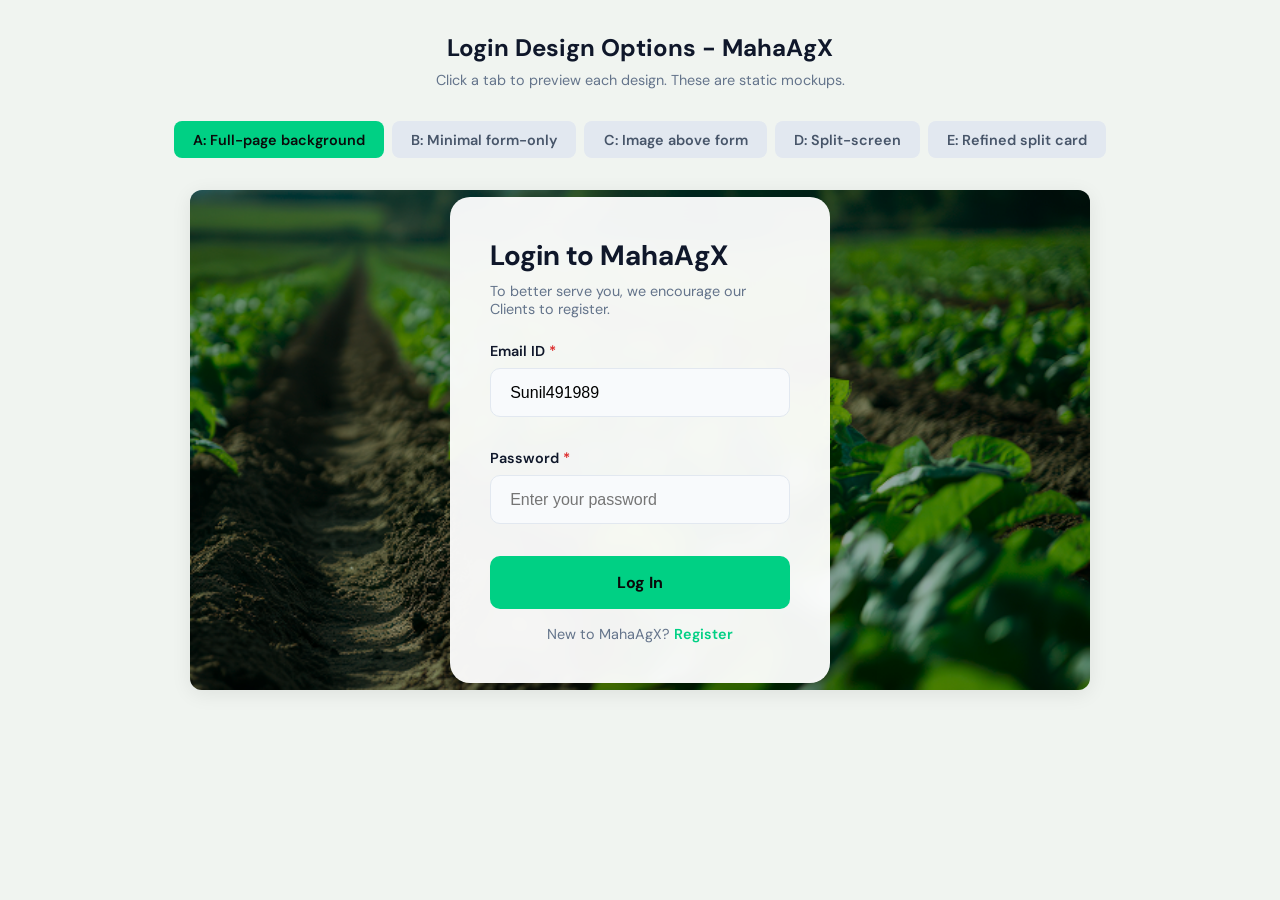
<file: login-design-preview.html>
<!DOCTYPE html>
<html lang="en">
<head>
  <meta charset="UTF-8">
  <meta name="viewport" content="width=device-width, initial-scale=1.0">
  <title>Login Design Options - MahaAgX</title>
  <link rel="preconnect" href="https://fonts.googleapis.com">
  <link href="https://fonts.googleapis.com/css2?family=DM+Sans:wght@400;600;700;800&display=swap" rel="stylesheet">
  <style>
    * { box-sizing: border-box; margin: 0; padding: 0; }
    body {
      font-family: 'DM Sans', sans-serif;
      background: #f0f4f0;
      padding: 2rem;
      min-height: 100vh;
    }
    .preview-header {
      text-align: center;
      margin-bottom: 2rem;
    }
    .preview-header h1 {
      font-size: 1.5rem;
      color: #0f172a;
      margin-bottom: 0.5rem;
    }
    .preview-header p {
      color: #64748b;
      font-size: 0.9rem;
    }
    .tabs {
      display: flex;
      gap: 0.5rem;
      justify-content: center;
      flex-wrap: wrap;
      margin-bottom: 2rem;
    }
    .tab-btn {
      padding: 0.6rem 1.2rem;
      border: none;
      border-radius: 8px;
      background: #e2e8f0;
      color: #475569;
      font-weight: 600;
      cursor: pointer;
      font-family: inherit;
      font-size: 0.9rem;
    }
    .tab-btn:hover { background: #cbd5e1; }
    .tab-btn.active {
      background: #00d084;
      color: #0a0a0a;
    }
    .preview-frame {
      max-width: 900px;
      margin: 0 auto;
      background: #fff;
      border-radius: 12px;
      box-shadow: 0 4px 20px rgba(0,0,0,0.08);
      overflow: hidden;
      min-height: 500px;
    }
    .design-option { display: none; }
    .design-option.active { display: block; }

    /* Shared form styles */
    .form-label { display: block; font-weight: 600; color: #0f172a; margin-bottom: 0.5rem; font-size: 0.9rem; }
    .form-label .req { color: #dc2626; }
    .form-input {
      width: 100%;
      padding: 0.9rem 1.2rem;
      border-radius: 10px;
      border: 1px solid #e2e8f0;
      background: #f8fafc;
      font-size: 1rem;
      margin-bottom: 1rem;
    }
    .form-input:focus { outline: none; border-color: #00d084; box-shadow: 0 0 0 3px rgba(0,208,132,0.15); }
    .form-field { margin-bottom: 1rem; }
    .btn-login {
      width: 100%;
      padding: 1rem;
      border: none;
      border-radius: 10px;
      background: #00d084;
      color: #0a0a0a;
      font-weight: 700;
      font-size: 1rem;
      cursor: pointer;
      font-family: inherit;
    }
    .btn-login:hover { background: #00b371; }
    .link-register { color: #00d084; font-weight: 600; text-decoration: none; }
    .link-register:hover { text-decoration: underline; }
  </style>
</head>
<body>
  <div class="preview-header">
    <h1>Login Design Options - MahaAgX</h1>
    <p>Click a tab to preview each design. These are static mockups.</p>
  </div>

  <div class="tabs">
    <button class="tab-btn active" data-option="a">A: Full-page background</button>
    <button class="tab-btn" data-option="b">B: Minimal form-only</button>
    <button class="tab-btn" data-option="c">C: Image above form</button>
    <button class="tab-btn" data-option="d">D: Split-screen</button>
    <button class="tab-btn" data-option="e">E: Refined split card</button>
  </div>

  <div class="preview-frame">
    <!-- Option A: Full-page background image -->
    <div id="option-a" class="design-option active">
      <div style="position:relative;min-height:500px;background:url('assets/default/images/mahaagx/login.png') center/cover;">
        <div style="position:absolute;inset:0;background:rgba(0,0,0,0.35);"></div>
        <div style="position:absolute;inset:0;display:flex;align-items:center;justify-content:center;">
          <div style="background:rgba(255,255,255,0.95);backdrop-filter:blur(12px);padding:2.5rem;border-radius:20px;width:100%;max-width:380px;box-shadow:0 25px 50px rgba(0,0,0,0.2);">
            <h2 style="color:#0f172a;font-size:1.75rem;margin-bottom:0.5rem;">Login to MahaAgX</h2>
            <p style="color:#64748b;font-size:0.9rem;margin-bottom:1.5rem;">To better serve you, we encourage our Clients to register.</p>
            <div class="form-field">
              <label class="form-label">Email ID <span class="req">*</span></label>
              <input type="text" class="form-input" placeholder="Enter your email" value="Sunil491989">
            </div>
            <div class="form-field">
              <label class="form-label">Password <span class="req">*</span></label>
              <input type="password" class="form-input" placeholder="Enter your password">
            </div>
            <button class="btn-login">Log In</button>
            <p style="text-align:center;margin-top:1rem;color:#64748b;font-size:0.9rem;">New to MahaAgX? <a class="link-register" href="#">Register</a></p>
          </div>
        </div>
      </div>
    </div>

    <!-- Option B: Minimal form-only -->
    <div id="option-b" class="design-option">
      <div style="padding:3rem;max-width:400px;margin:0 auto;">
        <h2 style="color:#0f172a;font-size:1.75rem;margin-bottom:0.5rem;">Login to MahaAgX</h2>
        <p style="color:#64748b;font-size:0.9rem;margin-bottom:2rem;">To better serve you, we encourage our Clients to register.</p>
        <div class="form-field">
          <label class="form-label">Email ID <span class="req">*</span></label>
          <input type="text" class="form-input" placeholder="Enter your email" value="Sunil491989">
        </div>
        <div class="form-field">
          <label class="form-label">Password <span class="req">*</span></label>
          <input type="password" class="form-input" placeholder="Enter your password">
        </div>
        <div style="text-align:right;margin-bottom:1rem;"><a class="link-register" href="#">Forgot Password?</a></div>
        <button class="btn-login">Log In</button>
        <p style="text-align:center;margin-top:1rem;color:#64748b;font-size:0.9rem;">New to MahaAgX? <a class="link-register" href="#">Register</a></p>
      </div>
    </div>

    <!-- Option C: Image above form -->
    <div id="option-c" class="design-option">
      <div style="height:180px;overflow:hidden;">
        <img src="assets/default/images/mahaagx/login.png" alt="" style="width:100%;height:100%;object-fit:cover;">
      </div>
      <div style="padding:2rem;">
        <h2 style="color:#0f172a;font-size:1.5rem;margin-bottom:0.5rem;">Login to MahaAgX</h2>
        <p style="color:#64748b;font-size:0.9rem;margin-bottom:1.5rem;">To better serve you, we encourage our Clients to register.</p>
        <div class="form-field">
          <label class="form-label">Email ID <span class="req">*</span></label>
          <input type="text" class="form-input" placeholder="Enter your email" value="Sunil491989">
        </div>
        <div class="form-field">
          <label class="form-label">Password <span class="req">*</span></label>
          <input type="password" class="form-input" placeholder="Enter your password">
        </div>
        <button class="btn-login">Log In</button>
        <p style="text-align:center;margin-top:1rem;color:#64748b;font-size:0.9rem;">New to MahaAgX? <a class="link-register" href="#">Register</a></p>
      </div>
    </div>

    <!-- Option D: Split-screen full viewport -->
    <div id="option-d" class="design-option">
      <div style="display:grid;grid-template-columns:1fr 1fr;min-height:500px;">
        <div style="background:url('assets/default/images/mahaagx/login.png') center/cover;">
          <div style="height:100%;background:linear-gradient(135deg,rgba(0,0,0,0.2) 0%,transparent 100%);"></div>
        </div>
        <div style="padding:3rem;display:flex;flex-direction:column;justify-content:center;background:#fff;">
          <h2 style="color:#0f172a;font-size:1.75rem;margin-bottom:0.5rem;">Login to MahaAgX</h2>
          <p style="color:#64748b;font-size:0.9rem;margin-bottom:1.5rem;">To better serve you, we encourage our Clients to register.</p>
          <div class="form-field">
            <label class="form-label">Email ID <span class="req">*</span></label>
            <input type="text" class="form-input" placeholder="Enter your email" value="Sunil491989">
          </div>
          <div class="form-field">
            <label class="form-label">Password <span class="req">*</span></label>
            <input type="password" class="form-input" placeholder="Enter your password">
          </div>
          <button class="btn-login">Log In</button>
          <p style="text-align:center;margin-top:1rem;color:#64748b;font-size:0.9rem;">New to MahaAgX? <a class="link-register" href="#">Register</a></p>
        </div>
      </div>
    </div>

    <!-- Option E: Refined split card -->
    <div id="option-e" class="design-option">
      <div style="display:grid;grid-template-columns:1.1fr 0.9fr;min-height:420px;">
        <div style="padding:2.5rem;border-right:1px solid #e2e8f0;display:flex;flex-direction:column;justify-content:center;">
          <h2 style="color:#0f172a;font-size:1.5rem;margin-bottom:0.5rem;">Login to MahaAgX</h2>
          <p style="color:#64748b;font-size:0.9rem;margin-bottom:1.5rem;">To better serve you, we encourage our Clients to register.</p>
          <div class="form-field">
            <label class="form-label">Email ID <span class="req">*</span></label>
            <input type="text" class="form-input" placeholder="Enter your email" value="Sunil491989">
          </div>
          <div class="form-field">
            <label class="form-label">Password <span class="req">*</span></label>
            <input type="password" class="form-input" placeholder="Enter your password">
          </div>
          <button class="btn-login">Log In</button>
          <p style="text-align:center;margin-top:1rem;color:#64748b;font-size:0.9rem;">New to MahaAgX? <a class="link-register" href="#">Register</a></p>
        </div>
        <div style="overflow:hidden;background:#f0f4f0;">
          <img src="assets/default/images/mahaagx/login.png" alt="" style="width:100%;height:100%;object-fit:cover;">
        </div>
      </div>
    </div>
  </div>

  <script>
    document.querySelectorAll('.tab-btn').forEach(btn => {
      btn.addEventListener('click', () => {
        document.querySelectorAll('.tab-btn').forEach(b => b.classList.remove('active'));
        document.querySelectorAll('.design-option').forEach(o => o.classList.remove('active'));
        btn.classList.add('active');
        document.getElementById('option-' + btn.dataset.option).classList.add('active');
      });
    });
  </script>
</body>
</html>
</file>
